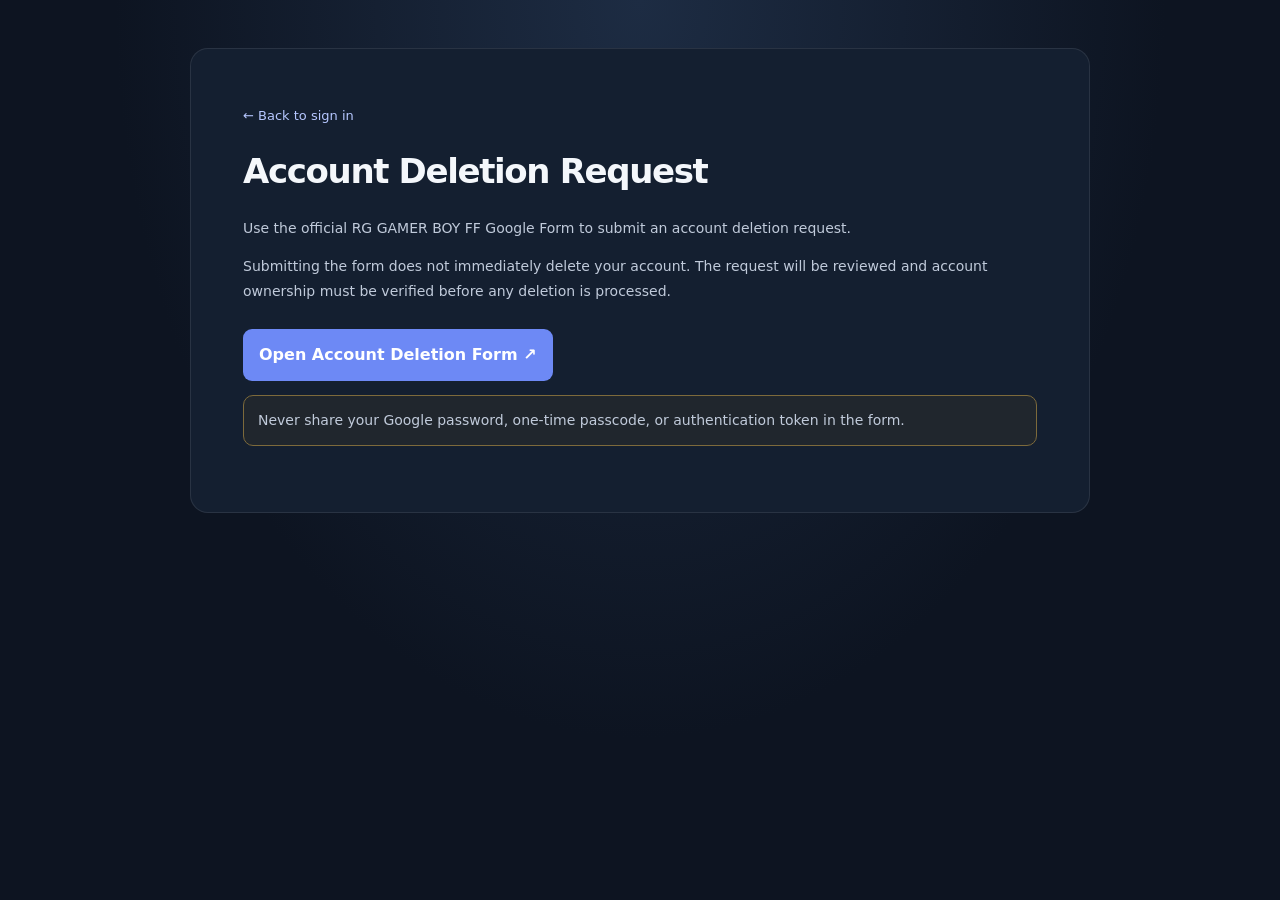
<file: delete-account.html>
<!doctype html><html lang="en"><head><meta charset="utf-8"><meta name="viewport" content="width=device-width,initial-scale=1"><title>Account Deletion Request — RG GAMER BOY FF</title><link rel="stylesheet" href="./styles.css"></head><body><article class="doc"><a class="back" href="./">← Back to sign in</a><h1>Account Deletion Request</h1><p>Use the official RG GAMER BOY FF Google Form to submit an account deletion request.</p><p>Submitting the form does not immediately delete your account. The request will be reviewed and account ownership must be verified before any deletion is processed.</p><a class="form-link" href="https://docs.google.com/forms/d/e/1FAIpQLScPdr838eNtKeTrt40nIlzS9w-Sz7Hvsotf1-MZAlXI5JWXEw/viewform?usp=dialog" target="_blank" rel="noopener">Open Account Deletion Form ↗</a><p class="notice">Never share your Google password, one-time passcode, or authentication token in the form.</p></article></body></html>
</file>
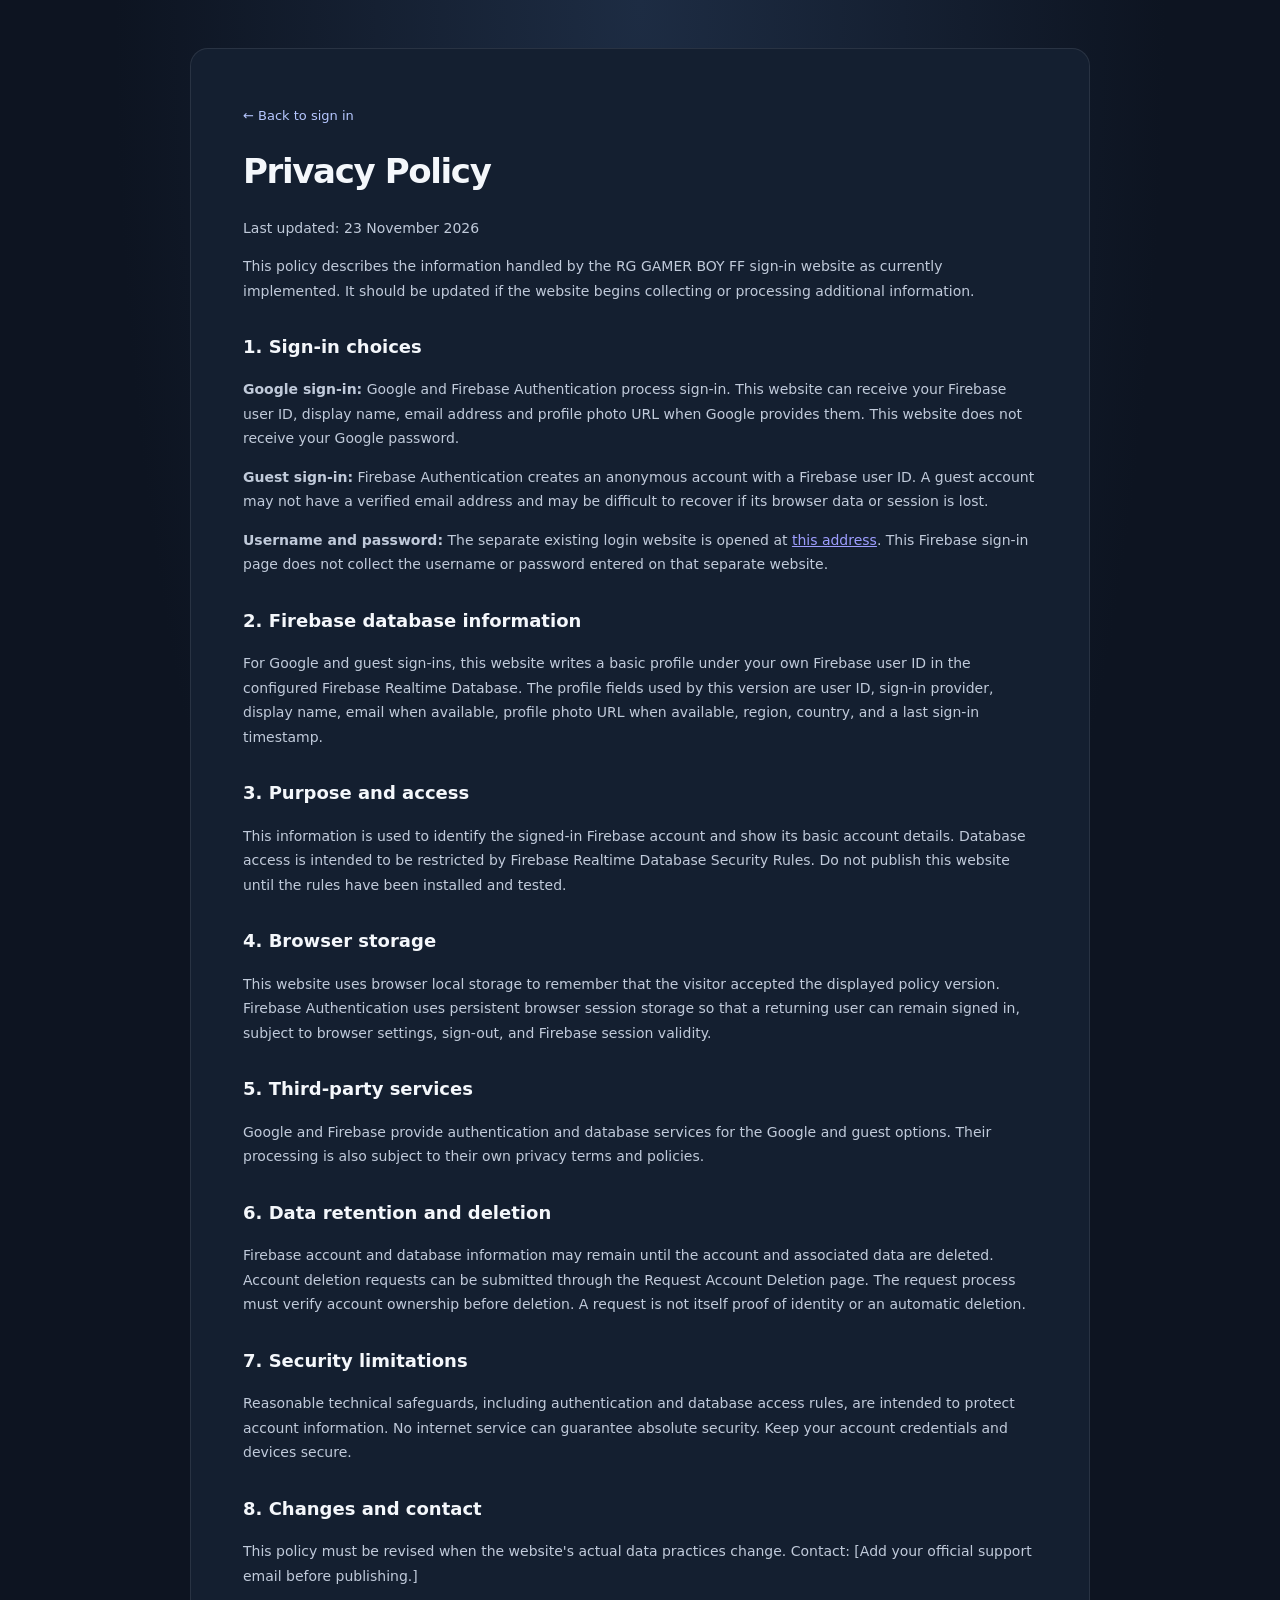
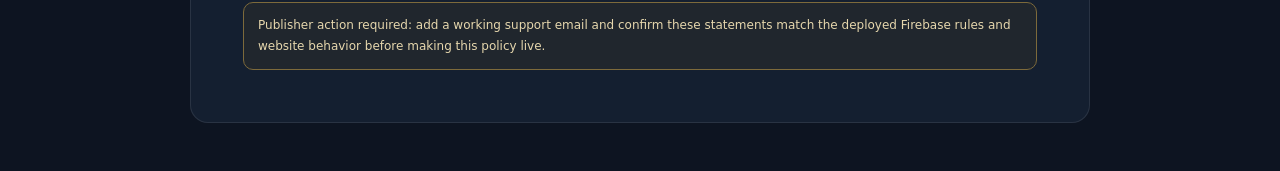
<file: privacy.html>
<!doctype html><html lang="en"><head><meta charset="utf-8"><meta name="viewport" content="width=device-width,initial-scale=1"><title>Privacy Policy — RG GAMER BOY FF</title><link rel="stylesheet" href="./styles.css"></head><body><article class="doc"><a class="back" href="./">← Back to sign in</a><h1>Privacy Policy</h1><p>Last updated: 23 November 2026</p><p>This policy describes the information handled by the RG GAMER BOY FF sign-in website as currently implemented. It should be updated if the website begins collecting or processing additional information.</p><h2>1. Sign-in choices</h2><p><b>Google sign-in:</b> Google and Firebase Authentication process sign-in. This website can receive your Firebase user ID, display name, email address and profile photo URL when Google provides them. This website does not receive your Google password.</p><p><b>Guest sign-in:</b> Firebase Authentication creates an anonymous account with a Firebase user ID. A guest account may not have a verified email address and may be difficult to recover if its browser data or session is lost.</p><p><b>Username and password:</b> The separate existing login website is opened at <a href="https://rggamerboyff01.github.io/FREE-FIRE-PRIVATE-SERVER-2023/">this address</a>. This Firebase sign-in page does not collect the username or password entered on that separate website.</p><h2>2. Firebase database information</h2><p>For Google and guest sign-ins, this website writes a basic profile under your own Firebase user ID in the configured Firebase Realtime Database. The profile fields used by this version are user ID, sign-in provider, display name, email when available, profile photo URL when available, region, country, and a last sign-in timestamp.</p><h2>3. Purpose and access</h2><p>This information is used to identify the signed-in Firebase account and show its basic account details. Database access is intended to be restricted by Firebase Realtime Database Security Rules. Do not publish this website until the rules have been installed and tested.</p><h2>4. Browser storage</h2><p>This website uses browser local storage to remember that the visitor accepted the displayed policy version. Firebase Authentication uses persistent browser session storage so that a returning user can remain signed in, subject to browser settings, sign-out, and Firebase session validity.</p><h2>5. Third-party services</h2><p>Google and Firebase provide authentication and database services for the Google and guest options. Their processing is also subject to their own privacy terms and policies.</p><h2>6. Data retention and deletion</h2><p>Firebase account and database information may remain until the account and associated data are deleted. Account deletion requests can be submitted through the Request Account Deletion page. The request process must verify account ownership before deletion. A request is not itself proof of identity or an automatic deletion.</p><h2>7. Security limitations</h2><p>Reasonable technical safeguards, including authentication and database access rules, are intended to protect account information. No internet service can guarantee absolute security. Keep your account credentials and devices secure.</p><h2>8. Changes and contact</h2><p>This policy must be revised when the website's actual data practices change. Contact: [Add your official support email before publishing.]</p><div class="notice">Publisher action required: add a working support email and confirm these statements match the deployed Firebase rules and website behavior before making this policy live.</div></article></body></html>
</file>
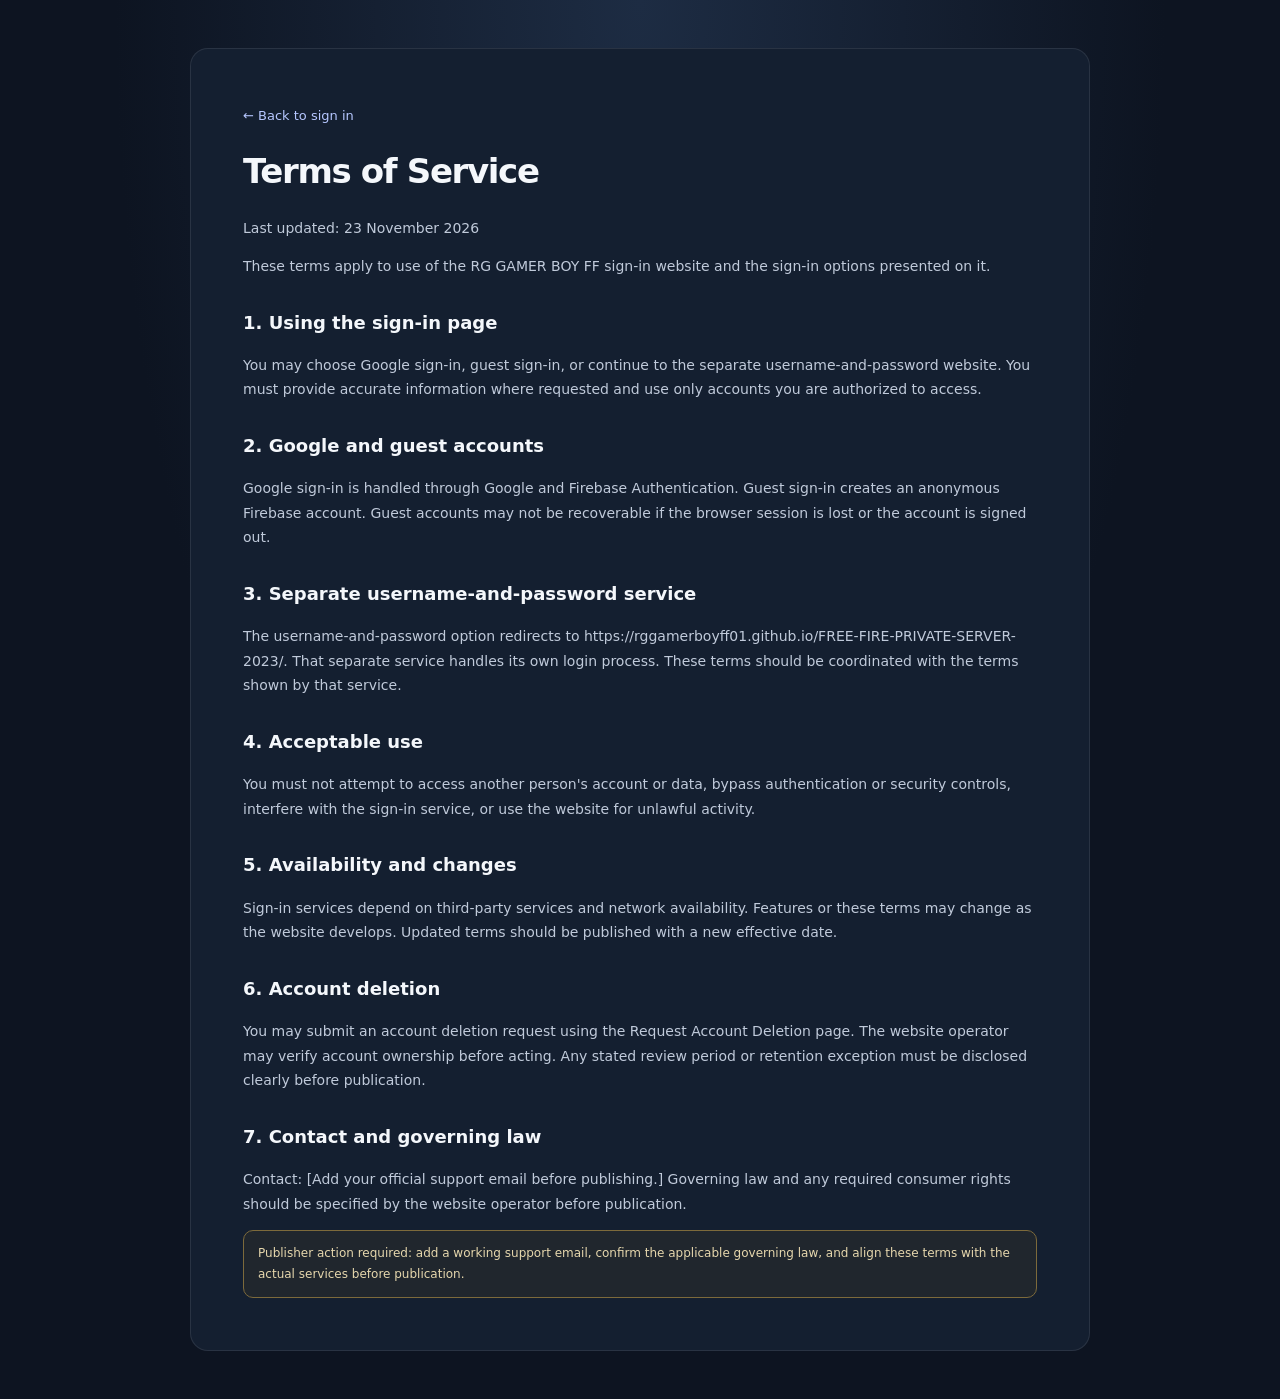
<file: terms.html>
<!doctype html><html lang="en"><head><meta charset="utf-8"><meta name="viewport" content="width=device-width,initial-scale=1"><title>Terms of Service — RG GAMER BOY FF</title><link rel="stylesheet" href="./styles.css"></head><body><article class="doc"><a class="back" href="./">← Back to sign in</a><h1>Terms of Service</h1><p>Last updated: 23 November 2026</p><p>These terms apply to use of the RG GAMER BOY FF sign-in website and the sign-in options presented on it.</p><h2>1. Using the sign-in page</h2><p>You may choose Google sign-in, guest sign-in, or continue to the separate username-and-password website. You must provide accurate information where requested and use only accounts you are authorized to access.</p><h2>2. Google and guest accounts</h2><p>Google sign-in is handled through Google and Firebase Authentication. Guest sign-in creates an anonymous Firebase account. Guest accounts may not be recoverable if the browser session is lost or the account is signed out.</p><h2>3. Separate username-and-password service</h2><p>The username-and-password option redirects to https://rggamerboyff01.github.io/FREE-FIRE-PRIVATE-SERVER-2023/. That separate service handles its own login process. These terms should be coordinated with the terms shown by that service.</p><h2>4. Acceptable use</h2><p>You must not attempt to access another person's account or data, bypass authentication or security controls, interfere with the sign-in service, or use the website for unlawful activity.</p><h2>5. Availability and changes</h2><p>Sign-in services depend on third-party services and network availability. Features or these terms may change as the website develops. Updated terms should be published with a new effective date.</p><h2>6. Account deletion</h2><p>You may submit an account deletion request using the Request Account Deletion page. The website operator may verify account ownership before acting. Any stated review period or retention exception must be disclosed clearly before publication.</p><h2>7. Contact and governing law</h2><p>Contact: [Add your official support email before publishing.] Governing law and any required consumer rights should be specified by the website operator before publication.</p><div class="notice">Publisher action required: add a working support email, confirm the applicable governing law, and align these terms with the actual services before publication.</div></article></body></html>
</file>
<file: styles.css>
*{box-sizing:border-box} :root{color-scheme:dark;--bg:#0d1421;--panel:#141f30;--line:#29364a;--muted:#9ba9bc;--text:#f4f7fb;--accent:#7c9cff} body{margin:0;min-height:100vh;background:radial-gradient(ellipse at 50% 0%,#1d2c43 0,#0d1421 58%);font-family:Inter,system-ui,sans-serif;color:var(--text);display:flex;flex-direction:column}.topbar{height:76px;padding:0 clamp(20px,5vw,72px);display:flex;align-items:center;justify-content:space-between;border-bottom:1px solid #ffffff12}.brand{display:flex;align-items:center;gap:11px;color:white;text-decoration:none;font-weight:800;letter-spacing:.02em;font-size:14px}.brand-logo{display:block;width:40px;height:40px;object-fit:contain;object-position:center;flex:none;transform:none}.secure{font-size:12px;color:#b5c2d3}.dot{display:inline-block;width:7px;height:7px;border-radius:50%;background:#48d597;margin-right:7px}.shell{flex:1;display:grid;place-items:center;padding:44px 18px}.card{width:min(100%,440px);padding:36px;background:#141f30eF;border:1px solid #ffffff17;border-radius:22px;box-shadow:0 24px 80px #0006}.hero-logo-wrap{display:flex;justify-content:center;align-items:center;margin:0 auto 20px}.hero-logo{display:block;width:104px;height:104px;object-fit:contain;object-position:center;transform:none;filter:drop-shadow(0 8px 22px #557cff35)}.eyebrow{font-size:10px;letter-spacing:.17em;color:#91a9ff;font-weight:800}h1{font-size:32px;letter-spacing:-.04em;margin:13px 0 7px}.subtitle{margin:0 0 25px;color:var(--muted);font-size:14px}.auth-btn{width:100%;min-height:54px;border-radius:12px;border:1px solid #35445b;background:#1a273a;color:#f7f9fc;display:flex;align-items:center;justify-content:center;gap:12px;text-decoration:none;font:600 14px Inter;cursor:pointer;transition:.18s;margin-top:12px}.auth-btn:hover:not(:disabled){border-color:#8299ff;transform:translateY(-1px);background:#202f46}.auth-btn:disabled{opacity:.5;cursor:not-allowed}.google-btn{background:#fff;color:#202124;border-color:#dadce0}.google-btn:hover{background:#f5f7fa;color:#202124;border-color:#c5c9d0}.google-icon{width:19px;height:19px}.btn-symbol{font-size:19px}.lock{font-size:13px;color:#aab8ca;margin-left:auto;margin-right:17px}.username-btn{position:relative}.username-btn .btn-symbol{margin-left:12px}.username-btn span:nth-child(2){flex:1;text-align:center}.separator{display:flex;align-items:center;gap:14px;color:#738197;font-size:10px;letter-spacing:.15em;margin:22px 0}.separator:before,.separator:after{content:"";height:1px;background:#2c3a4e;flex:1}.fineprint{text-align:center;color:#8492a7;font-size:11px;line-height:1.6;margin:22px 0 0}.status{font-size:12px;line-height:1.5;color:#ffc7c7;min-height:0}.status:not(:empty){padding:10px 12px;background:#552d343d;border:1px solid #a44b594d;border-radius:9px;margin:-12px 0 14px}.signed-in{margin-top:22px;display:grid;gap:12px}.signed-in[hidden]{display:none}.user-avatar{width:42px;height:42px;border-radius:50%;background:#344b7e;display:grid;place-items:center;font-weight:700}.user-info{display:flex;flex-direction:column;gap:4px;min-width:0}.user-info small{color:var(--muted);overflow-wrap:anywhere}.primary-btn{border:0;border-radius:10px;background:#6d89f5;color:white;font:700 14px Inter;padding:14px 18px;cursor:pointer}.primary-btn:disabled{opacity:.4;cursor:not-allowed}.signed-in .primary-btn{width:100%;min-height:54px;background:linear-gradient(110deg,#526ff0,#8b65f5);box-shadow:0 10px 28px #526ff044}.delete-account-btn{width:100%;min-height:48px;border:1px solid #8b5362;border-radius:11px;background:#3a202d;color:#ffdce4;font:600 13px Inter;cursor:pointer;transition:.18s}.delete-account-btn:hover{background:#512b3b;border-color:#d17a91}.delete-account-btn[hidden]{display:none}.text-btn{grid-column:1/-1;background:transparent;border:0;color:#b7c5d8;cursor:pointer}.footer{text-align:center;padding:20px;color:#8290a4;font-size:11px}.footer-links{display:flex;gap:12px;justify-content:center;flex-wrap:wrap}.footer a,.policy-links a{color:#b6c7ff;text-decoration:none}.footer a:hover,.policy-links a:hover{text-decoration:underline}.modal{position:fixed;inset:0;background:#050a13d9;backdrop-filter:blur(8px);display:grid;place-items:center;padding:18px;z-index:10}.modal[hidden]{display:none}.modal-card{width:min(100%,470px);background:#172337;border:1px solid #40506a;border-radius:20px;padding:30px;box-shadow:0 25px 100px #0009}.modal-icon{width:38px;height:38px;border-radius:12px;background:#243b35;color:#68e0aa;display:grid;place-items:center;font-weight:800}.modal h2{margin:17px 0 8px;font-size:23px}.modal p{font-size:13px;color:#b0bdce;line-height:1.65}.policy-links{display:flex;gap:20px;flex-wrap:wrap;margin:20px 0;font-size:13px;font-weight:600}.check-row{display:flex;align-items:flex-start;gap:10px;font-size:12px;line-height:1.55;color:#e1e8f1;margin:20px 0}.check-row input{accent-color:#8198ff;width:17px;height:17px;flex:none;margin:0}.modal .primary-btn{width:100%}.modal-note{display:block;text-align:center;color:#8190a4;font-size:10px;margin-top:12px}.doc{width:min(900px,calc(100% - 36px));margin:48px auto;background:#141f30;border:1px solid #ffffff17;border-radius:18px;padding:clamp(24px,5vw,52px);line-height:1.75}.doc h1{font-size:34px}.doc h2{font-size:18px;margin-top:28px}.doc p,.doc li{color:#c0cada;font-size:14px}.doc .back{color:#b6c7ff;text-decoration:none;font-size:13px}.notice{padding:12px 14px;border:1px solid #7d6a3b;background:#51432333;border-radius:10px;color:#e6d7ad;font-size:12px}.form-link{display:inline-block;padding:12px 16px;background:#6d89f5;border-radius:9px;color:white;text-decoration:none;font-weight:600;margin-top:12px}@media(max-width:520px){.card{padding:26px 21px}.hero-logo{width:88px;height:88px}.brand-logo{width:35px;height:35px}.topbar{height:64px}.brand{font-size:12px}.secure{font-size:10px}.footer{padding-bottom:28px}}
.logout-btn{width:100%;min-height:48px;border:1px solid #526783;border-radius:11px;background:#1b2b40;color:#e5efff;font:600 13px Inter;cursor:pointer;transition:.18s}.logout-btn:hover{background:#263b56;border-color:#8ba8d4}.logout-btn[hidden]{display:none}

/* Lightweight region selector follows the phone/browser system theme. */
.region-stage{margin-top:8px;padding:22px;background:#f5f8ff;color:#182338;border:1px solid #dbe4f2;border-radius:17px;box-shadow:0 8px 24px rgba(20,38,68,.10);color-scheme:light}
.region-stage button{color-scheme:light}
.region-heading{text-align:center;margin-bottom:18px}.region-kicker{font-size:9px;font-weight:800;letter-spacing:.16em;color:#647da8}.region-heading h2{font-size:23px;letter-spacing:-.03em;margin:7px 0;color:#17243a}.region-heading p{font-size:12px;line-height:1.5;color:#66758c;margin:0}
.region-choices{display:grid;grid-template-columns:1fr;gap:9px}.region-option{width:100%;min-height:65px;display:flex;align-items:center;gap:12px;text-align:left;padding:10px 13px;border:1px solid #d8e1ef;border-radius:12px;background:#fff;color:#1d2b42;cursor:pointer;font:inherit}.region-option.selected{border-color:#5479d8;background:#edf3ff;box-shadow:inset 0 0 0 1px #5479d8}.region-symbol{width:39px;height:39px;display:grid;place-items:center;border-radius:10px;background:#eef2f8;font-size:21px}.region-option-text{display:flex;flex-direction:column;gap:3px;flex:1}.region-option-text strong{font-size:14px}.region-option-text small{font-size:10px;color:#718098}.region-check,.country-check{visibility:hidden;color:#2859c8;font-weight:900}.region-option.selected .region-check,.country-option.selected .country-check{visibility:visible}
.country-area{margin-top:18px;padding-top:15px;border-top:1px solid #dce4ef}.country-heading{display:flex;align-items:center;justify-content:space-between;gap:8px;margin-bottom:10px;color:#25344b}.country-heading strong{font-size:13px}.country-heading span{font-size:10px;color:#77859a}.country-choices{display:grid;grid-template-columns:repeat(2,minmax(0,1fr));gap:7px;max-height:255px;overflow:auto;padding:1px 3px 2px 1px;overscroll-behavior:contain}.country-option{min-width:0;min-height:43px;display:flex;align-items:center;gap:7px;padding:7px 8px;border:1px solid #dce4ef;border-radius:9px;background:#fff;color:#26354c;text-align:left;font:500 11px Inter,system-ui,sans-serif;cursor:pointer}.country-option.selected{background:#edf3ff;border-color:#5479d8}.country-flag{font-size:17px;flex:none}.country-option>span:nth-child(2){flex:1;overflow-wrap:anywhere}.country-check{font-size:11px;flex:none}.region-continue{width:100%;margin-top:17px;min-height:48px}.region-hint{text-align:center;color:#78869a;font-size:10px;margin:11px 0 0}.change-region-btn{display:block;margin:0 auto 13px;padding:6px 10px;border:0;background:transparent;color:#b9c9ff;font:600 11px Inter,system-ui,sans-serif;cursor:pointer}.change-region-btn:hover{text-decoration:underline}
@media(min-width:600px){.region-stage{padding:25px}.region-choices{grid-template-columns:repeat(3,minmax(0,1fr))}.region-option{min-height:88px;flex-direction:column;align-items:flex-start;gap:5px;position:relative}.region-option .region-check{position:absolute;right:12px;top:12px}.country-choices{grid-template-columns:repeat(3,minmax(0,1fr));max-height:280px}}

/* Match the device theme automatically; no separate in-page toggle is needed. */
@media (prefers-color-scheme: dark){
 .region-stage{background:#111b2b;color:#edf3fc;border-color:#2c3b52;box-shadow:0 8px 24px rgba(0,0,0,.22);color-scheme:dark}
 .region-heading h2{color:#edf3fc}
 .region-heading p,.region-option-text small,.country-heading span,.region-hint{color:#9eacc1}
 .region-kicker{color:#9bb4ff}
 .region-option{background:#18263a;color:#edf3fc;border-color:#34445d}
 .region-option.selected{background:#233653;border-color:#7898f7;box-shadow:inset 0 0 0 1px #7898f7}
 .region-symbol{background:#26364d}
 .country-area{border-top-color:#34445a}
 .country-heading{color:#e5edf8}
 .country-option{background:#18263a;color:#e5edf8;border-color:#34445d}
 .country-option.selected{background:#233653;border-color:#7898f7}
 .region-check,.country-check{color:#a9c0ff}
}

/* Country ping indicator in the top bar. */
.secure{display:flex;align-items:center;gap:7px;white-space:nowrap;font-variant-numeric:tabular-nums}.secure .dot{margin-right:0;flex:none}.secure .dot[data-state="checking"]{background:#f0b84b;box-shadow:0 0 0 3px #f0b84b22}.secure .dot[data-state="ok"]{background:#48d597}.secure .dot[data-state="failed"]{background:#ff6577}.secure .dot[data-state="na"]{background:#8793a5}.secure .dot[data-state="idle"]{background:#8793a5}
@media(max-width:380px){.secure{font-size:9px;max-width:45%;overflow:hidden;text-overflow:ellipsis}}
</file>
